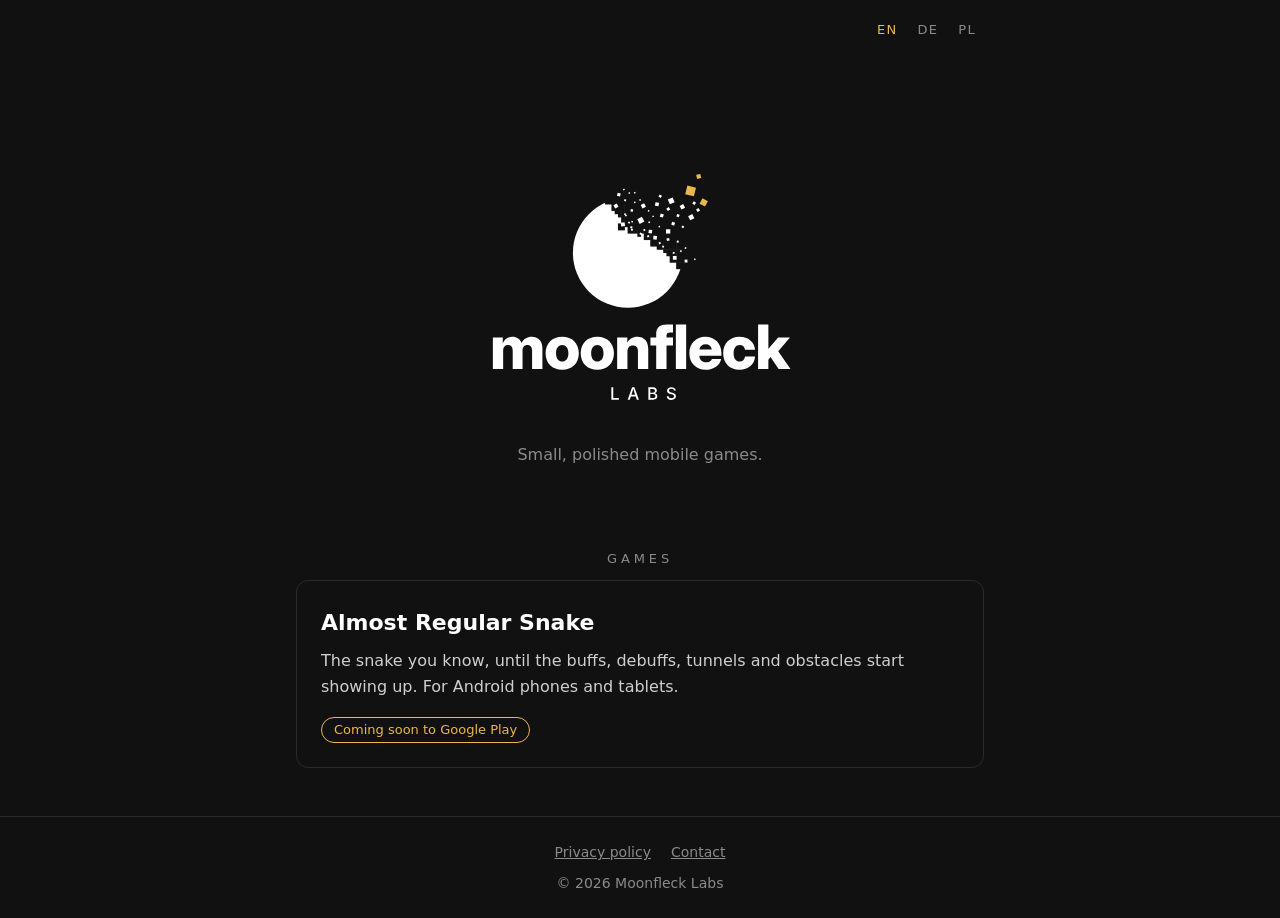
<file: index.html>
<!doctype html>
<html lang="en">
<head>
  <meta charset="utf-8">
  <meta name="viewport" content="width=device-width, initial-scale=1">
  <title>Moonfleck Labs</title>
  <meta name="description" content="Moonfleck Labs makes small, polished mobile games.">
  <link rel="icon" href="assets/mark.svg" type="image/svg+xml">
  <link rel="icon" href="assets/icon-512.png" type="image/png">
  <link rel="stylesheet" href="assets/style.css">
  <link rel="canonical" href="https://moonfleck-labs.github.io/">
  <link rel="alternate" hreflang="en" href="https://moonfleck-labs.github.io/">
  <link rel="alternate" hreflang="de" href="https://moonfleck-labs.github.io/de/">
  <link rel="alternate" hreflang="pl" href="https://moonfleck-labs.github.io/pl/">
  <link rel="alternate" hreflang="x-default" href="https://moonfleck-labs.github.io/">
</head>
<body>
  <nav class="lang" aria-label="Language">
    <a href="./" hreflang="en" lang="en" aria-current="page">EN</a>
    <a href="de/" hreflang="de" lang="de">DE</a>
    <a href="pl/" hreflang="pl" lang="pl">PL</a>
  </nav>
  <main>
    <section class="hero">
      <img src="assets/logo.svg" alt="Moonfleck Labs" width="376" height="289">
      <p class="tagline">Small, polished mobile games.</p>
    </section>

    <section class="games">
      <h2>Games</h2>
      <article class="game">
        <h3>Almost Regular Snake</h3>
        <p>The snake you know, until the buffs, debuffs, tunnels and obstacles start showing up. For Android phones and tablets.</p>
        <span class="badge">Coming soon to Google Play</span>
      </article>
    </section>
  </main>

  <footer>
    <nav>
      <a href="privacy.html">Privacy policy</a>
      <a href="mailto:moonfleck.labs@gmail.com">Contact</a>
    </nav>
    &copy; 2026 Moonfleck Labs
  </footer>
</body>
</html>
</file>
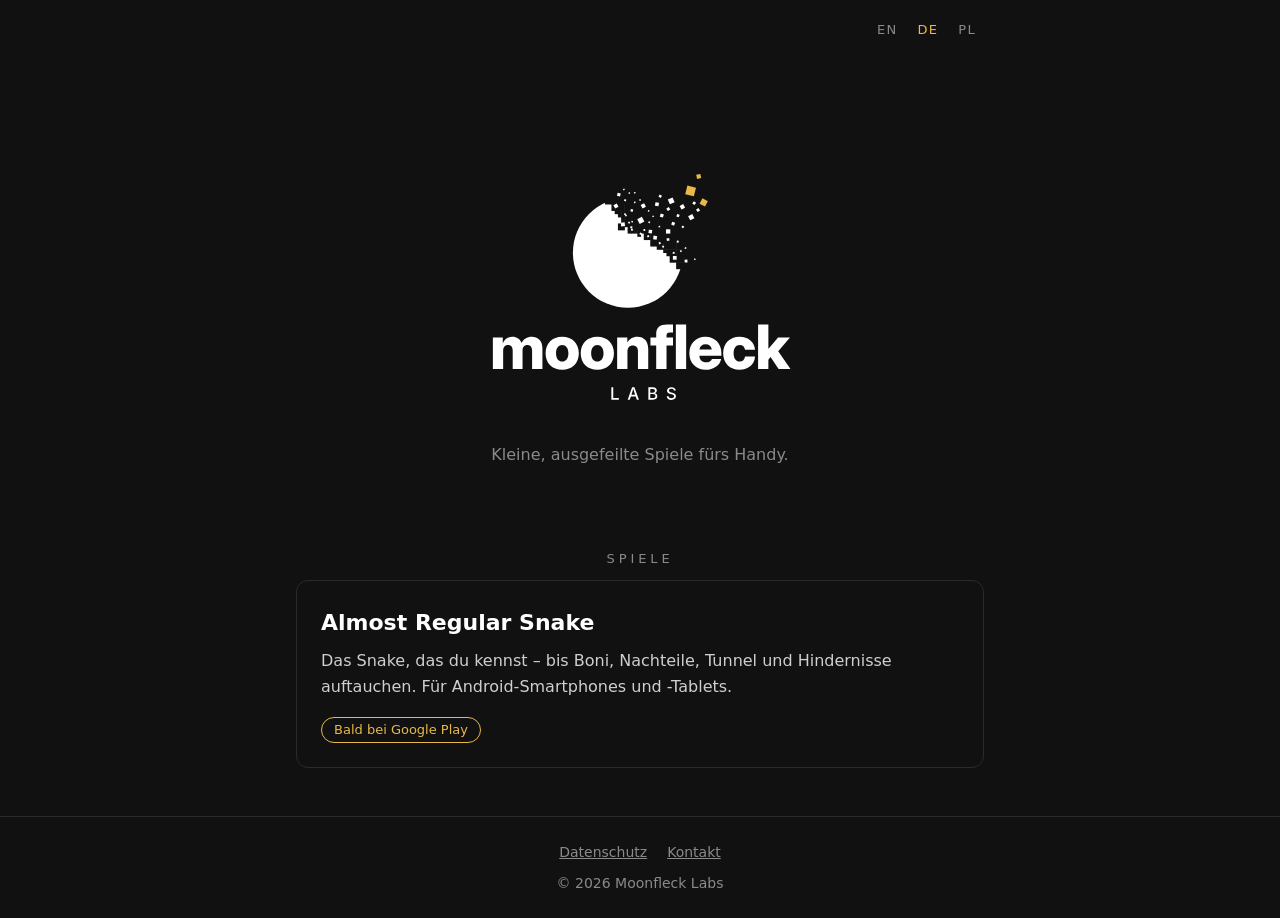
<file: de/index.html>
<!doctype html>
<html lang="de">
<head>
  <meta charset="utf-8">
  <meta name="viewport" content="width=device-width, initial-scale=1">
  <title>Moonfleck Labs</title>
  <meta name="description" content="Moonfleck Labs macht kleine, ausgefeilte Spiele fürs Handy.">
  <link rel="icon" href="../assets/mark.svg" type="image/svg+xml">
  <link rel="icon" href="../assets/icon-512.png" type="image/png">
  <link rel="stylesheet" href="../assets/style.css">
  <link rel="canonical" href="https://moonfleck-labs.github.io/de/">
  <link rel="alternate" hreflang="en" href="https://moonfleck-labs.github.io/">
  <link rel="alternate" hreflang="de" href="https://moonfleck-labs.github.io/de/">
  <link rel="alternate" hreflang="pl" href="https://moonfleck-labs.github.io/pl/">
  <link rel="alternate" hreflang="x-default" href="https://moonfleck-labs.github.io/">
</head>
<body>
  <nav class="lang" aria-label="Sprache">
    <a href="../" hreflang="en" lang="en">EN</a>
    <a href="./" hreflang="de" lang="de" aria-current="page">DE</a>
    <a href="../pl/" hreflang="pl" lang="pl">PL</a>
  </nav>
  <main>
    <section class="hero">
      <img src="../assets/logo.svg" alt="Moonfleck Labs" width="376" height="289">
      <p class="tagline">Kleine, ausgefeilte Spiele fürs Handy.</p>
    </section>

    <section class="games">
      <h2>Spiele</h2>
      <article class="game">
        <h3>Almost Regular Snake</h3>
        <p>Das Snake, das du kennst – bis Boni, Nachteile, Tunnel und Hindernisse auftauchen. Für Android-Smartphones und -Tablets.</p>
        <span class="badge">Bald bei Google Play</span>
      </article>
    </section>
  </main>

  <footer>
    <nav>
      <a href="privacy.html">Datenschutz</a>
      <a href="mailto:moonfleck.labs@gmail.com">Kontakt</a>
    </nav>
    &copy; 2026 Moonfleck Labs
  </footer>
</body>
</html>
</file>
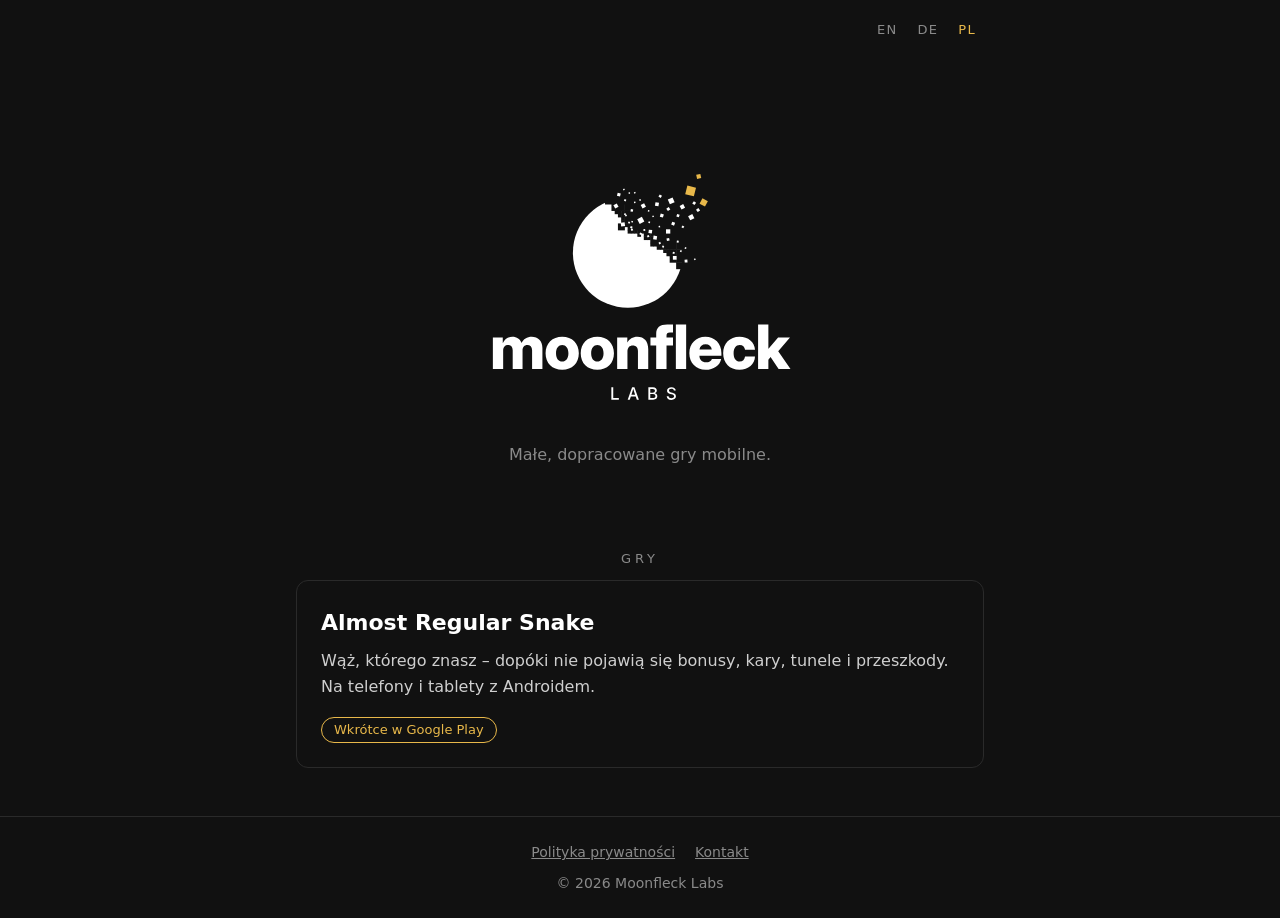
<file: pl/index.html>
<!doctype html>
<html lang="pl">
<head>
  <meta charset="utf-8">
  <meta name="viewport" content="width=device-width, initial-scale=1">
  <title>Moonfleck Labs</title>
  <meta name="description" content="Moonfleck Labs tworzy małe, dopracowane gry mobilne.">
  <link rel="icon" href="../assets/mark.svg" type="image/svg+xml">
  <link rel="icon" href="../assets/icon-512.png" type="image/png">
  <link rel="stylesheet" href="../assets/style.css">
  <link rel="canonical" href="https://moonfleck-labs.github.io/pl/">
  <link rel="alternate" hreflang="en" href="https://moonfleck-labs.github.io/">
  <link rel="alternate" hreflang="de" href="https://moonfleck-labs.github.io/de/">
  <link rel="alternate" hreflang="pl" href="https://moonfleck-labs.github.io/pl/">
  <link rel="alternate" hreflang="x-default" href="https://moonfleck-labs.github.io/">
</head>
<body>
  <nav class="lang" aria-label="Język">
    <a href="../" hreflang="en" lang="en">EN</a>
    <a href="../de/" hreflang="de" lang="de">DE</a>
    <a href="./" hreflang="pl" lang="pl" aria-current="page">PL</a>
  </nav>
  <main>
    <section class="hero">
      <img src="../assets/logo.svg" alt="Moonfleck Labs" width="376" height="289">
      <p class="tagline">Małe, dopracowane gry mobilne.</p>
    </section>

    <section class="games">
      <h2>Gry</h2>
      <article class="game">
        <h3>Almost Regular Snake</h3>
        <p>Wąż, którego znasz – dopóki nie pojawią się bonusy, kary, tunele i przeszkody. Na telefony i tablety z Androidem.</p>
        <span class="badge">Wkrótce w Google Play</span>
      </article>
    </section>
  </main>

  <footer>
    <nav>
      <a href="privacy.html">Polityka prywatności</a>
      <a href="mailto:moonfleck.labs@gmail.com">Kontakt</a>
    </nav>
    &copy; 2026 Moonfleck Labs
  </footer>
</body>
</html>
</file>
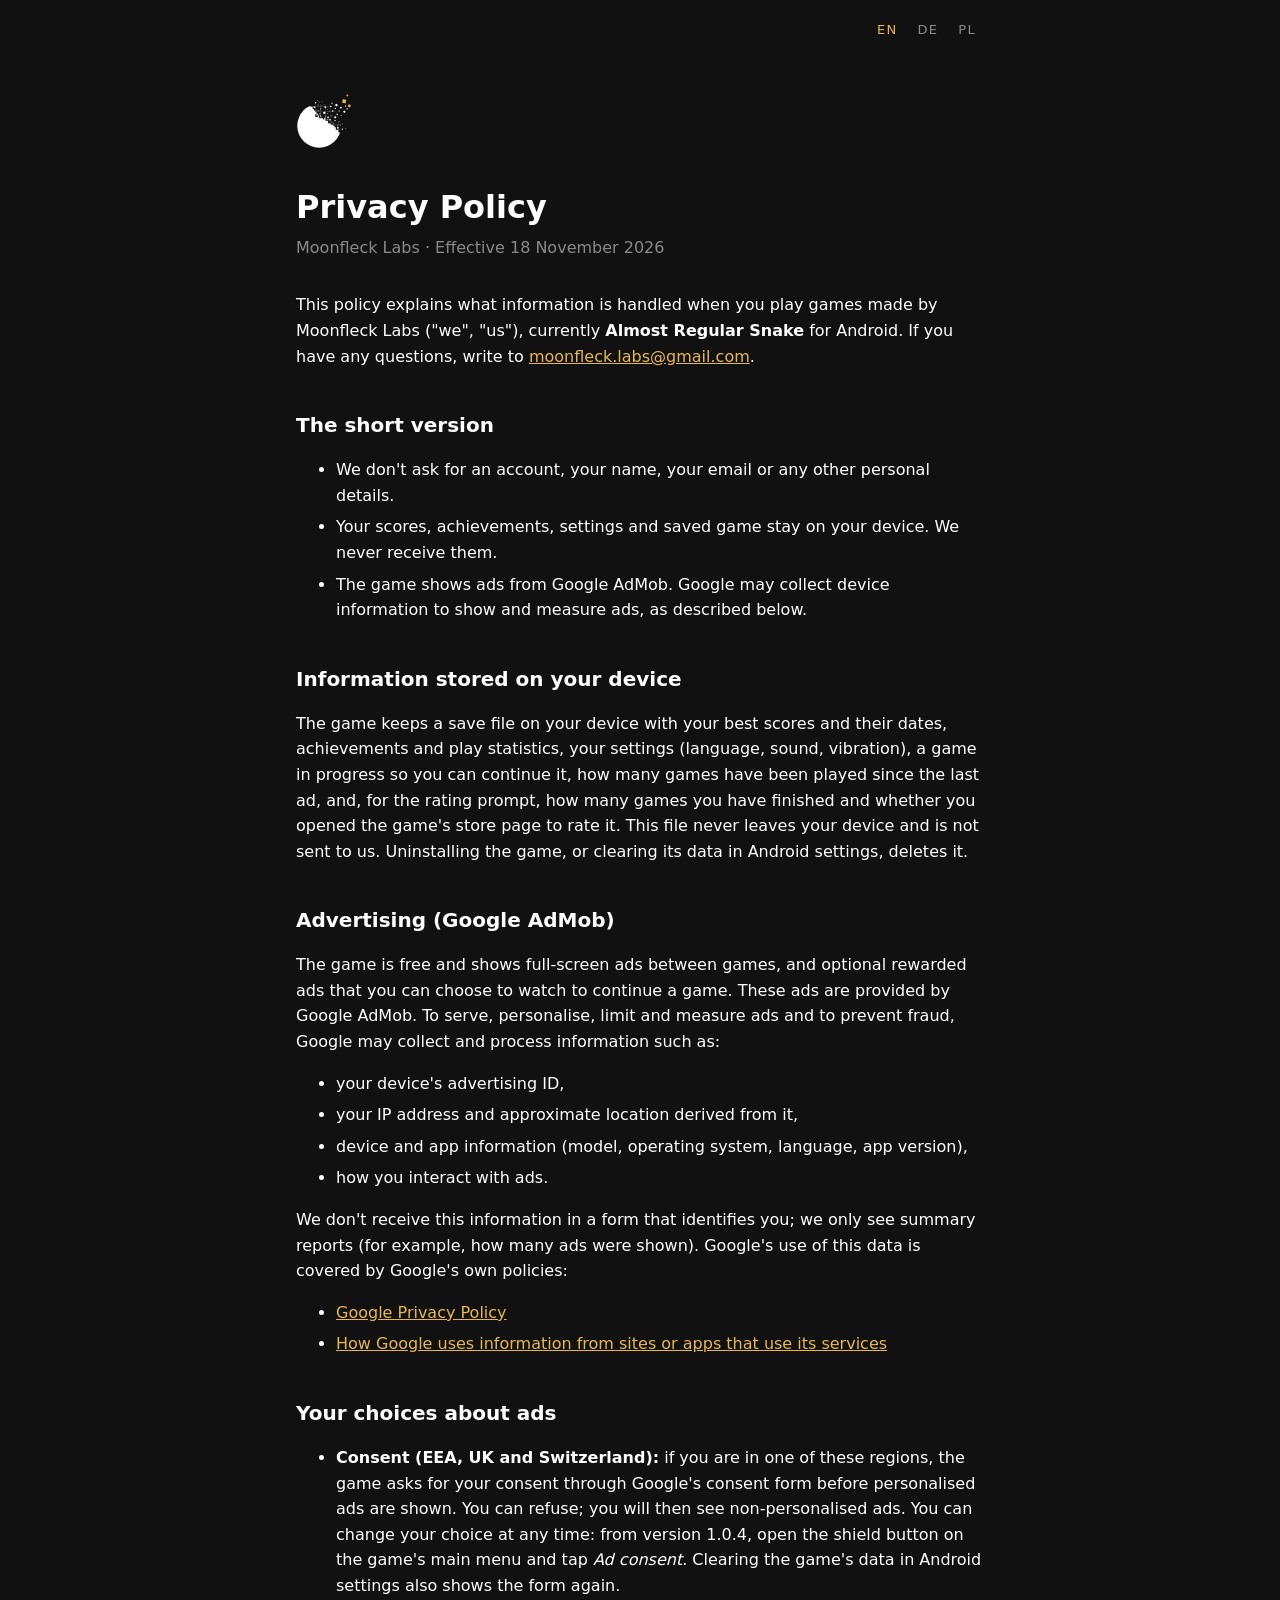
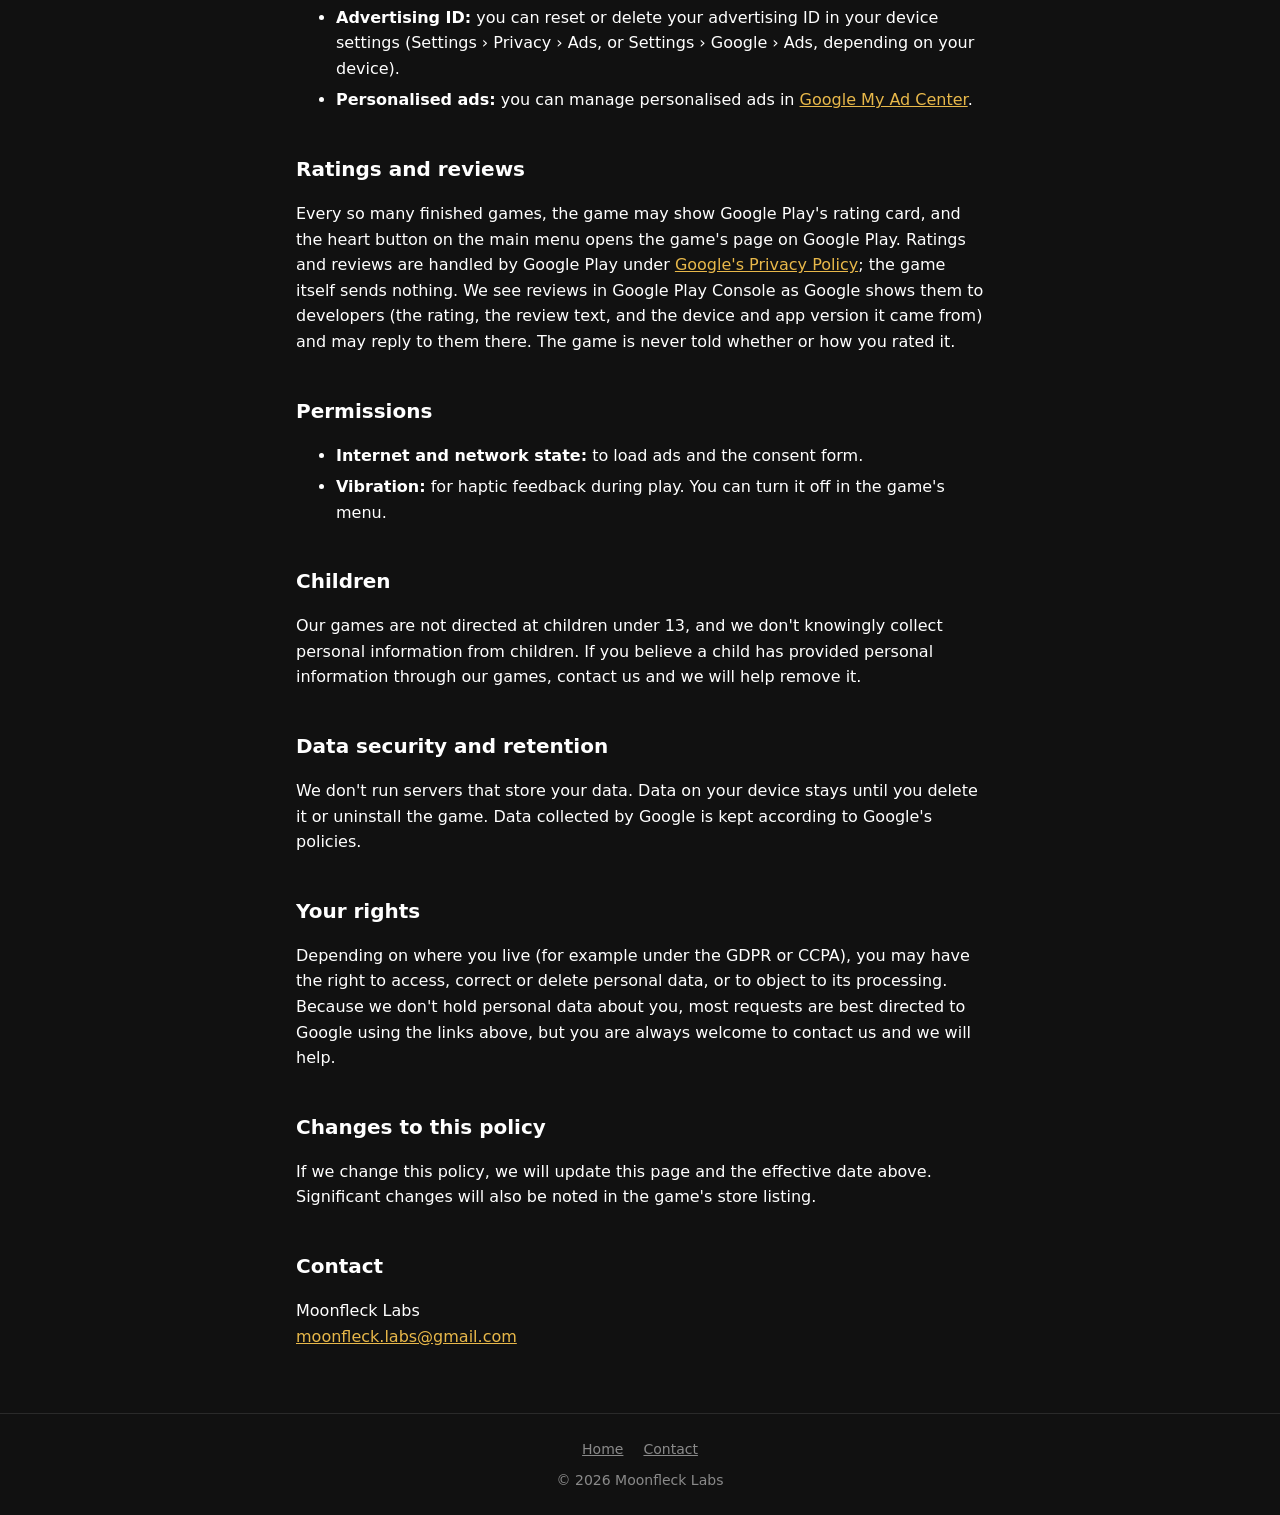
<file: privacy.html>
<!doctype html>
<html lang="en">
<head>
  <meta charset="utf-8">
  <meta name="viewport" content="width=device-width, initial-scale=1">
  <title>Privacy Policy</title>
  <meta name="description" content="Privacy policy for Moonfleck Labs games, including Almost Regular Snake.">
  <link rel="icon" href="assets/mark.svg" type="image/svg+xml">
  <link rel="icon" href="assets/icon-512.png" type="image/png">
  <link rel="stylesheet" href="assets/style.css">
  <link rel="canonical" href="https://moonfleck-labs.github.io/privacy.html">
  <link rel="alternate" hreflang="en" href="https://moonfleck-labs.github.io/privacy.html">
  <link rel="alternate" hreflang="de" href="https://moonfleck-labs.github.io/de/privacy.html">
  <link rel="alternate" hreflang="pl" href="https://moonfleck-labs.github.io/pl/privacy.html">
  <link rel="alternate" hreflang="x-default" href="https://moonfleck-labs.github.io/privacy.html">
</head>
<body>
  <nav class="lang" aria-label="Language">
    <a href="privacy.html" hreflang="en" lang="en" aria-current="page">EN</a>
    <a href="de/privacy.html" hreflang="de" lang="de">DE</a>
    <a href="pl/privacy.html" hreflang="pl" lang="pl">PL</a>
  </nav>
  <main class="policy">
    <a class="small-logo" href="./"><img src="assets/mark.svg" alt="Moonfleck Labs home"></a>
    <h1>Privacy Policy</h1>
    <p class="meta">Moonfleck Labs &middot; Effective 18 November 2026</p>

    <p>This policy explains what information is handled when you play games made by Moonfleck Labs ("we", "us"), currently <strong>Almost Regular Snake</strong> for Android. If you have any questions, write to <a href="mailto:moonfleck.labs@gmail.com">moonfleck.labs@gmail.com</a>.</p>

    <h2>The short version</h2>
    <ul>
      <li>We don't ask for an account, your name, your email or any other personal details.</li>
      <li>Your scores, achievements, settings and saved game stay on your device. We never receive them.</li>
      <li>The game shows ads from Google AdMob. Google may collect device information to show and measure ads, as described below.</li>
    </ul>

    <h2>Information stored on your device</h2>
    <p>The game keeps a save file on your device with your best scores and their dates, achievements and play statistics, your settings (language, sound, vibration), a game in progress so you can continue it, how many games have been played since the last ad, and, for the rating prompt, how many games you have finished and whether you opened the game's store page to rate it. This file never leaves your device and is not sent to us. Uninstalling the game, or clearing its data in Android settings, deletes it.</p>

    <h2>Advertising (Google AdMob)</h2>
    <p>The game is free and shows full-screen ads between games, and optional rewarded ads that you can choose to watch to continue a game. These ads are provided by Google AdMob. To serve, personalise, limit and measure ads and to prevent fraud, Google may collect and process information such as:</p>
    <ul>
      <li>your device's advertising ID,</li>
      <li>your IP address and approximate location derived from it,</li>
      <li>device and app information (model, operating system, language, app version),</li>
      <li>how you interact with ads.</li>
    </ul>
    <p>We don't receive this information in a form that identifies you; we only see summary reports (for example, how many ads were shown). Google's use of this data is covered by Google's own policies:</p>
    <ul>
      <li><a href="https://policies.google.com/privacy">Google Privacy Policy</a></li>
      <li><a href="https://policies.google.com/technologies/partner-sites">How Google uses information from sites or apps that use its services</a></li>
    </ul>

    <h2>Your choices about ads</h2>
    <ul>
      <li><strong>Consent (EEA, UK and Switzerland):</strong> if you are in one of these regions, the game asks for your consent through Google's consent form before personalised ads are shown. You can refuse; you will then see non-personalised ads. You can change your choice at any time: from version 1.0.4, open the shield button on the game's main menu and tap <em>Ad consent</em>. Clearing the game's data in Android settings also shows the form again.</li>
      <li><strong>Advertising ID:</strong> you can reset or delete your advertising ID in your device settings (Settings &rsaquo; Privacy &rsaquo; Ads, or Settings &rsaquo; Google &rsaquo; Ads, depending on your device).</li>
      <li><strong>Personalised ads:</strong> you can manage personalised ads in <a href="https://myadcenter.google.com/">Google My Ad Center</a>.</li>
    </ul>

    <h2>Ratings and reviews</h2>
    <p>Every so many finished games, the game may show Google Play's rating card, and the heart button on the main menu opens the game's page on Google Play. Ratings and reviews are handled by Google Play under <a href="https://policies.google.com/privacy">Google's Privacy Policy</a>; the game itself sends nothing. We see reviews in Google Play Console as Google shows them to developers (the rating, the review text, and the device and app version it came from) and may reply to them there. The game is never told whether or how you rated it.</p>

    <h2>Permissions</h2>
    <ul>
      <li><strong>Internet and network state:</strong> to load ads and the consent form.</li>
      <li><strong>Vibration:</strong> for haptic feedback during play. You can turn it off in the game's menu.</li>
    </ul>

    <h2>Children</h2>
    <p>Our games are not directed at children under 13, and we don't knowingly collect personal information from children. If you believe a child has provided personal information through our games, contact us and we will help remove it.</p>

    <h2>Data security and retention</h2>
    <p>We don't run servers that store your data. Data on your device stays until you delete it or uninstall the game. Data collected by Google is kept according to Google's policies.</p>

    <h2>Your rights</h2>
    <p>Depending on where you live (for example under the GDPR or CCPA), you may have the right to access, correct or delete personal data, or to object to its processing. Because we don't hold personal data about you, most requests are best directed to Google using the links above, but you are always welcome to contact us and we will help.</p>

    <h2>Changes to this policy</h2>
    <p>If we change this policy, we will update this page and the effective date above. Significant changes will also be noted in the game's store listing.</p>

    <h2>Contact</h2>
    <p>Moonfleck Labs<br><a href="mailto:moonfleck.labs@gmail.com">moonfleck.labs@gmail.com</a></p>
  </main>

  <footer>
    <nav>
      <a href="./">Home</a>
      <a href="mailto:moonfleck.labs@gmail.com">Contact</a>
    </nav>
    &copy; 2026 Moonfleck Labs
  </footer>
</body>
</html>
</file>
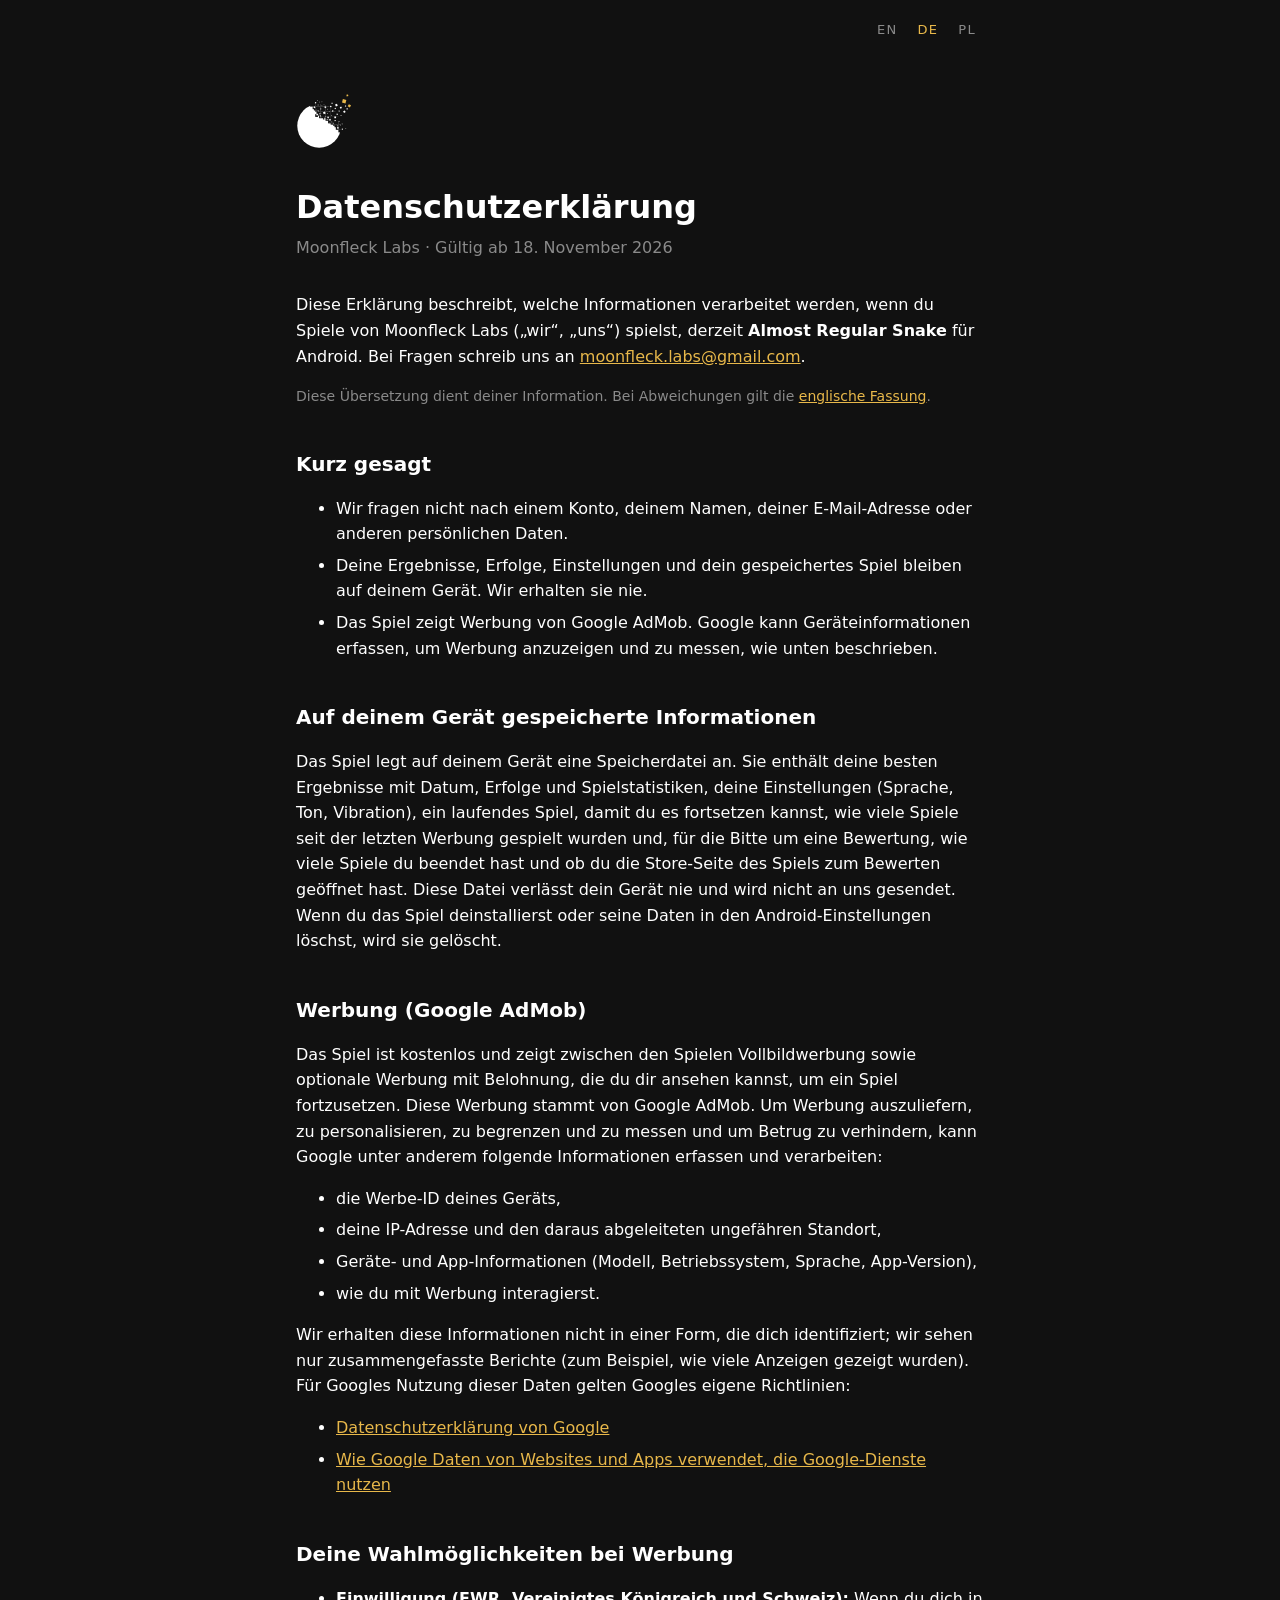
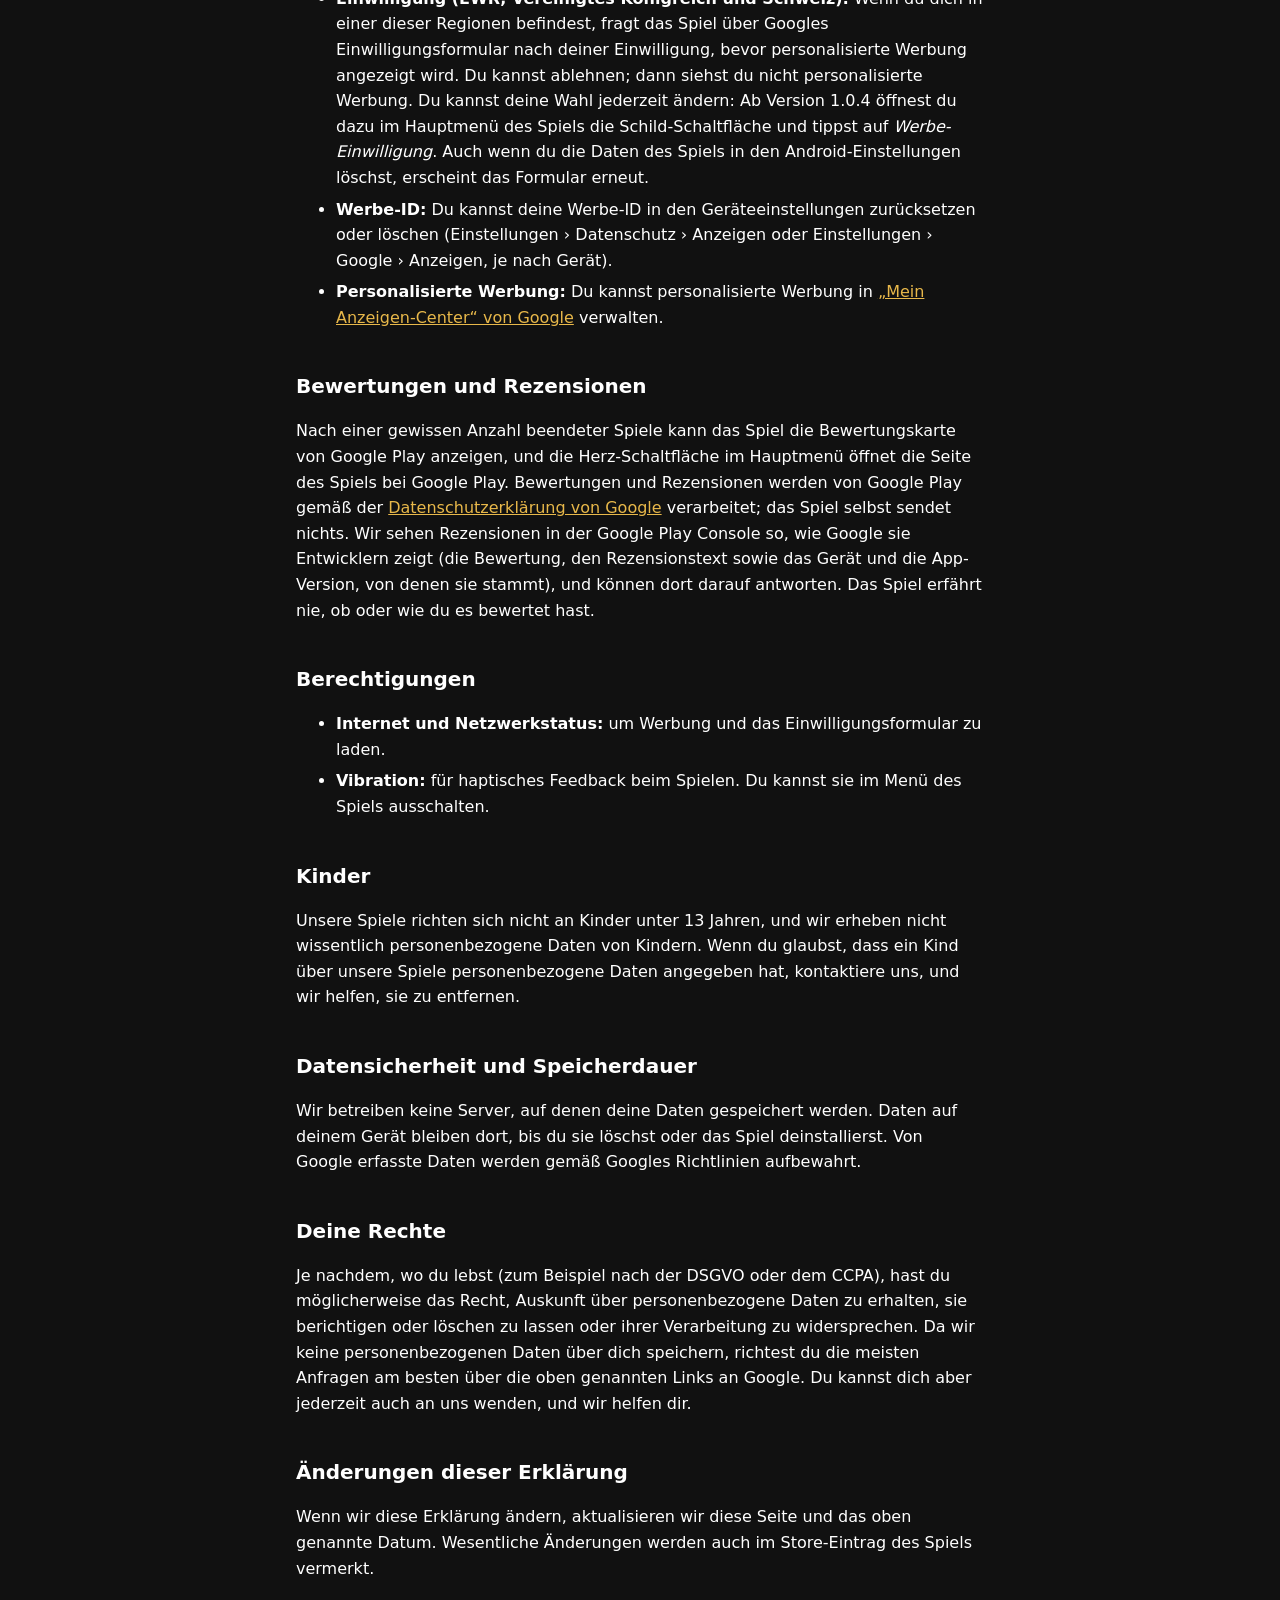
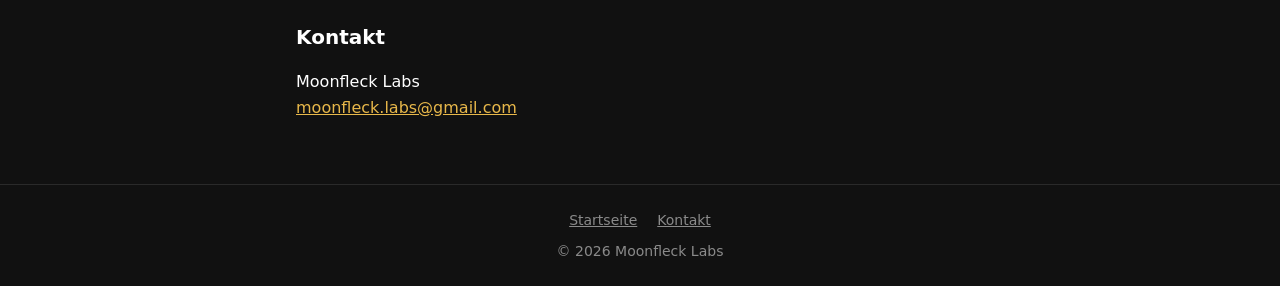
<file: de/privacy.html>
<!doctype html>
<html lang="de">
<head>
  <meta charset="utf-8">
  <meta name="viewport" content="width=device-width, initial-scale=1">
  <title>Datenschutzerklärung</title>
  <meta name="description" content="Datenschutzerklärung für die Spiele von Moonfleck Labs, darunter Almost Regular Snake.">
  <link rel="icon" href="../assets/mark.svg" type="image/svg+xml">
  <link rel="icon" href="../assets/icon-512.png" type="image/png">
  <link rel="stylesheet" href="../assets/style.css">
  <link rel="canonical" href="https://moonfleck-labs.github.io/de/privacy.html">
  <link rel="alternate" hreflang="en" href="https://moonfleck-labs.github.io/privacy.html">
  <link rel="alternate" hreflang="de" href="https://moonfleck-labs.github.io/de/privacy.html">
  <link rel="alternate" hreflang="pl" href="https://moonfleck-labs.github.io/pl/privacy.html">
  <link rel="alternate" hreflang="x-default" href="https://moonfleck-labs.github.io/privacy.html">
</head>
<body>
  <nav class="lang" aria-label="Sprache">
    <a href="../privacy.html" hreflang="en" lang="en">EN</a>
    <a href="privacy.html" hreflang="de" lang="de" aria-current="page">DE</a>
    <a href="../pl/privacy.html" hreflang="pl" lang="pl">PL</a>
  </nav>
  <main class="policy">
    <a class="small-logo" href="./"><img src="../assets/mark.svg" alt="Moonfleck Labs – Startseite"></a>
    <h1>Datenschutzerklärung</h1>
    <p class="meta">Moonfleck Labs &middot; Gültig ab 18. November 2026</p>

    <p>Diese Erklärung beschreibt, welche Informationen verarbeitet werden, wenn du Spiele von Moonfleck Labs („wir“, „uns“) spielst, derzeit <strong>Almost Regular Snake</strong> für Android. Bei Fragen schreib uns an <a href="mailto:moonfleck.labs@gmail.com">moonfleck.labs@gmail.com</a>.</p>
    <p class="note">Diese Übersetzung dient deiner Information. Bei Abweichungen gilt die <a href="../privacy.html" hreflang="en">englische Fassung</a>.</p>

    <h2>Kurz gesagt</h2>
    <ul>
      <li>Wir fragen nicht nach einem Konto, deinem Namen, deiner E-Mail-Adresse oder anderen persönlichen Daten.</li>
      <li>Deine Ergebnisse, Erfolge, Einstellungen und dein gespeichertes Spiel bleiben auf deinem Gerät. Wir erhalten sie nie.</li>
      <li>Das Spiel zeigt Werbung von Google AdMob. Google kann Geräteinformationen erfassen, um Werbung anzuzeigen und zu messen, wie unten beschrieben.</li>
    </ul>

    <h2>Auf deinem Gerät gespeicherte Informationen</h2>
    <p>Das Spiel legt auf deinem Gerät eine Speicherdatei an. Sie enthält deine besten Ergebnisse mit Datum, Erfolge und Spielstatistiken, deine Einstellungen (Sprache, Ton, Vibration), ein laufendes Spiel, damit du es fortsetzen kannst, wie viele Spiele seit der letzten Werbung gespielt wurden und, für die Bitte um eine Bewertung, wie viele Spiele du beendet hast und ob du die Store-Seite des Spiels zum Bewerten geöffnet hast. Diese Datei verlässt dein Gerät nie und wird nicht an uns gesendet. Wenn du das Spiel deinstallierst oder seine Daten in den Android-Einstellungen löschst, wird sie gelöscht.</p>

    <h2>Werbung (Google AdMob)</h2>
    <p>Das Spiel ist kostenlos und zeigt zwischen den Spielen Vollbildwerbung sowie optionale Werbung mit Belohnung, die du dir ansehen kannst, um ein Spiel fortzusetzen. Diese Werbung stammt von Google AdMob. Um Werbung auszuliefern, zu personalisieren, zu begrenzen und zu messen und um Betrug zu verhindern, kann Google unter anderem folgende Informationen erfassen und verarbeiten:</p>
    <ul>
      <li>die Werbe-ID deines Geräts,</li>
      <li>deine IP-Adresse und den daraus abgeleiteten ungefähren Standort,</li>
      <li>Geräte- und App-Informationen (Modell, Betriebssystem, Sprache, App-Version),</li>
      <li>wie du mit Werbung interagierst.</li>
    </ul>
    <p>Wir erhalten diese Informationen nicht in einer Form, die dich identifiziert; wir sehen nur zusammengefasste Berichte (zum Beispiel, wie viele Anzeigen gezeigt wurden). Für Googles Nutzung dieser Daten gelten Googles eigene Richtlinien:</p>
    <ul>
      <li><a href="https://policies.google.com/privacy?hl=de">Datenschutzerklärung von Google</a></li>
      <li><a href="https://policies.google.com/technologies/partner-sites?hl=de">Wie Google Daten von Websites und Apps verwendet, die Google-Dienste nutzen</a></li>
    </ul>

    <h2>Deine Wahlmöglichkeiten bei Werbung</h2>
    <ul>
      <li><strong>Einwilligung (EWR, Vereinigtes Königreich und Schweiz):</strong> Wenn du dich in einer dieser Regionen befindest, fragt das Spiel über Googles Einwilligungsformular nach deiner Einwilligung, bevor personalisierte Werbung angezeigt wird. Du kannst ablehnen; dann siehst du nicht personalisierte Werbung. Du kannst deine Wahl jederzeit ändern: Ab Version 1.0.4 öffnest du dazu im Hauptmenü des Spiels die Schild-Schaltfläche und tippst auf <em>Werbe-Einwilligung</em>. Auch wenn du die Daten des Spiels in den Android-Einstellungen löschst, erscheint das Formular erneut.</li>
      <li><strong>Werbe-ID:</strong> Du kannst deine Werbe-ID in den Geräteeinstellungen zurücksetzen oder löschen (Einstellungen &rsaquo; Datenschutz &rsaquo; Anzeigen oder Einstellungen &rsaquo; Google &rsaquo; Anzeigen, je nach Gerät).</li>
      <li><strong>Personalisierte Werbung:</strong> Du kannst personalisierte Werbung in <a href="https://myadcenter.google.com/?hl=de">„Mein Anzeigen-Center“ von Google</a> verwalten.</li>
    </ul>

    <h2>Bewertungen und Rezensionen</h2>
    <p>Nach einer gewissen Anzahl beendeter Spiele kann das Spiel die Bewertungskarte von Google Play anzeigen, und die Herz-Schaltfläche im Hauptmenü öffnet die Seite des Spiels bei Google Play. Bewertungen und Rezensionen werden von Google Play gemäß der <a href="https://policies.google.com/privacy?hl=de">Datenschutzerklärung von Google</a> verarbeitet; das Spiel selbst sendet nichts. Wir sehen Rezensionen in der Google Play Console so, wie Google sie Entwicklern zeigt (die Bewertung, den Rezensionstext sowie das Gerät und die App-Version, von denen sie stammt), und können dort darauf antworten. Das Spiel erfährt nie, ob oder wie du es bewertet hast.</p>

    <h2>Berechtigungen</h2>
    <ul>
      <li><strong>Internet und Netzwerkstatus:</strong> um Werbung und das Einwilligungsformular zu laden.</li>
      <li><strong>Vibration:</strong> für haptisches Feedback beim Spielen. Du kannst sie im Menü des Spiels ausschalten.</li>
    </ul>

    <h2>Kinder</h2>
    <p>Unsere Spiele richten sich nicht an Kinder unter 13 Jahren, und wir erheben nicht wissentlich personenbezogene Daten von Kindern. Wenn du glaubst, dass ein Kind über unsere Spiele personenbezogene Daten angegeben hat, kontaktiere uns, und wir helfen, sie zu entfernen.</p>

    <h2>Datensicherheit und Speicherdauer</h2>
    <p>Wir betreiben keine Server, auf denen deine Daten gespeichert werden. Daten auf deinem Gerät bleiben dort, bis du sie löschst oder das Spiel deinstallierst. Von Google erfasste Daten werden gemäß Googles Richtlinien aufbewahrt.</p>

    <h2>Deine Rechte</h2>
    <p>Je nachdem, wo du lebst (zum Beispiel nach der DSGVO oder dem CCPA), hast du möglicherweise das Recht, Auskunft über personenbezogene Daten zu erhalten, sie berichtigen oder löschen zu lassen oder ihrer Verarbeitung zu widersprechen. Da wir keine personenbezogenen Daten über dich speichern, richtest du die meisten Anfragen am besten über die oben genannten Links an Google. Du kannst dich aber jederzeit auch an uns wenden, und wir helfen dir.</p>

    <h2>Änderungen dieser Erklärung</h2>
    <p>Wenn wir diese Erklärung ändern, aktualisieren wir diese Seite und das oben genannte Datum. Wesentliche Änderungen werden auch im Store-Eintrag des Spiels vermerkt.</p>

    <h2>Kontakt</h2>
    <p>Moonfleck Labs<br><a href="mailto:moonfleck.labs@gmail.com">moonfleck.labs@gmail.com</a></p>
  </main>

  <footer>
    <nav>
      <a href="./">Startseite</a>
      <a href="mailto:moonfleck.labs@gmail.com">Kontakt</a>
    </nav>
    &copy; 2026 Moonfleck Labs
  </footer>
</body>
</html>
</file>
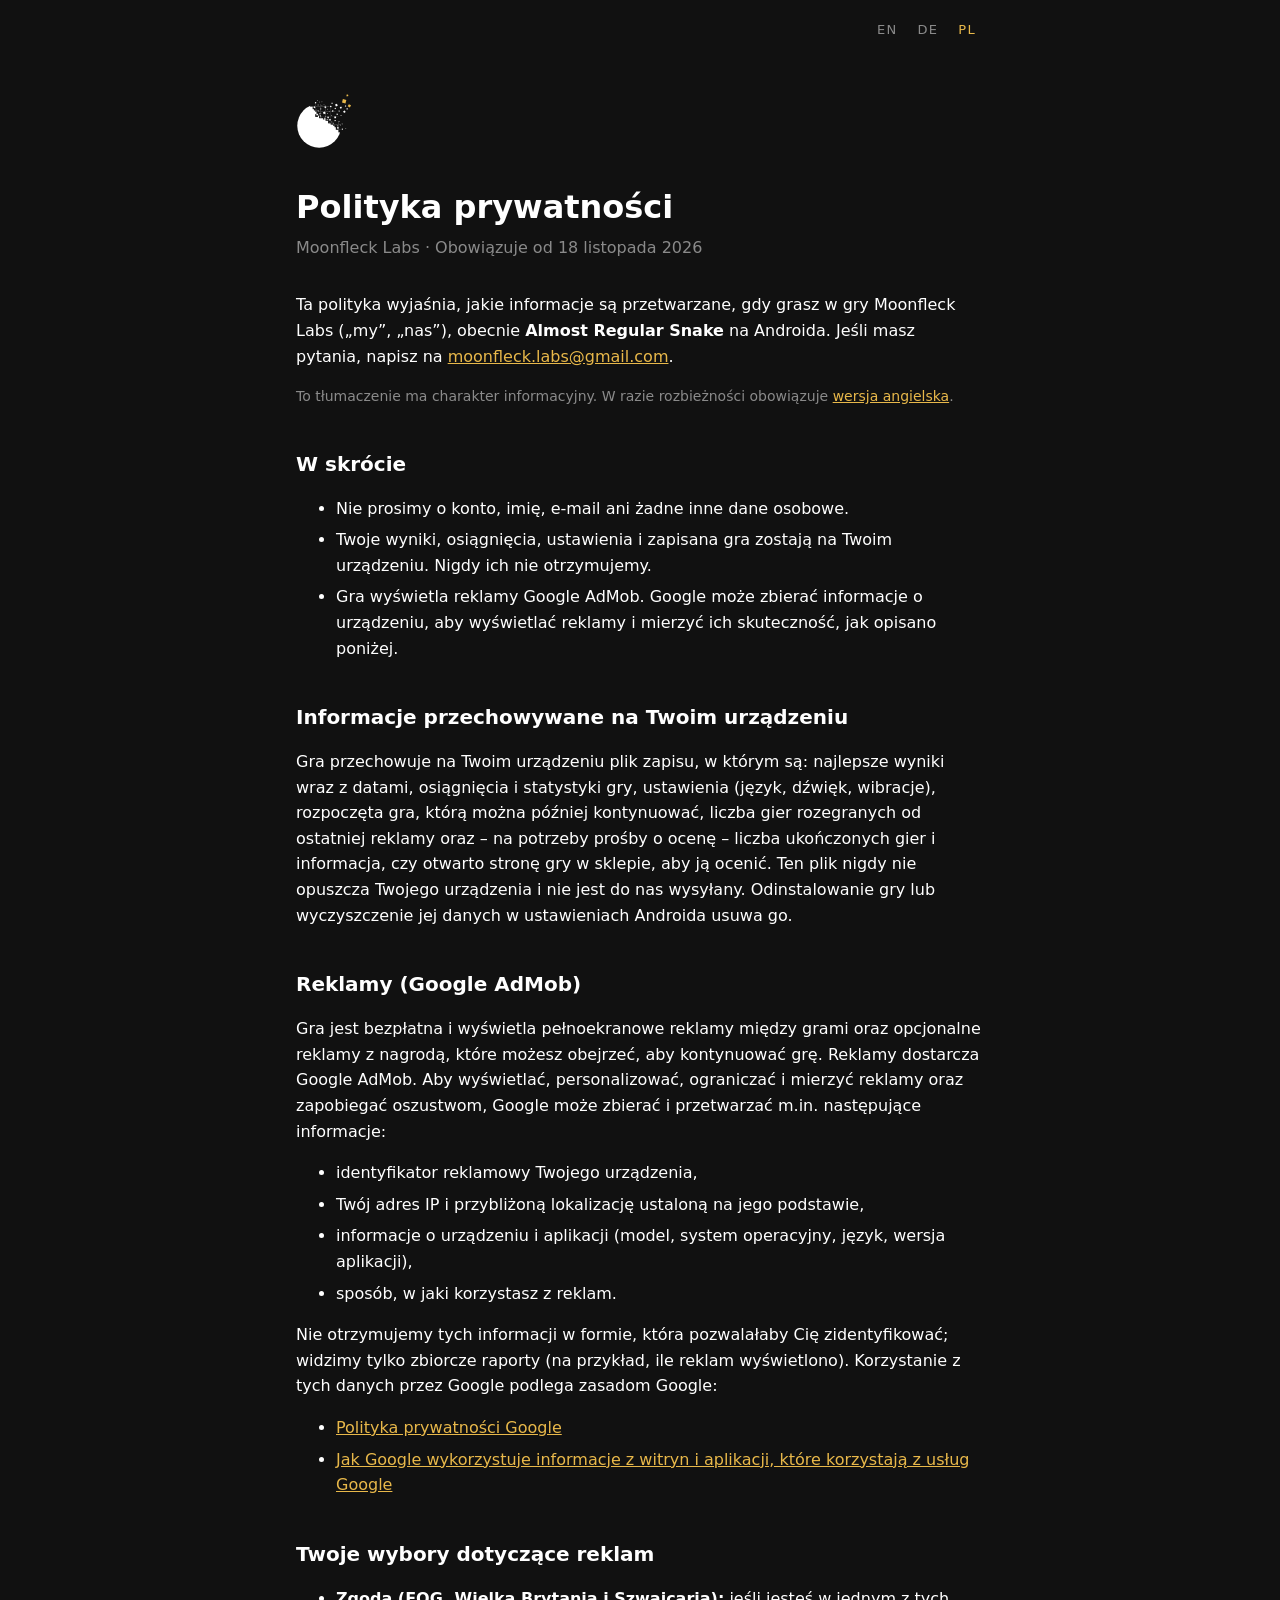
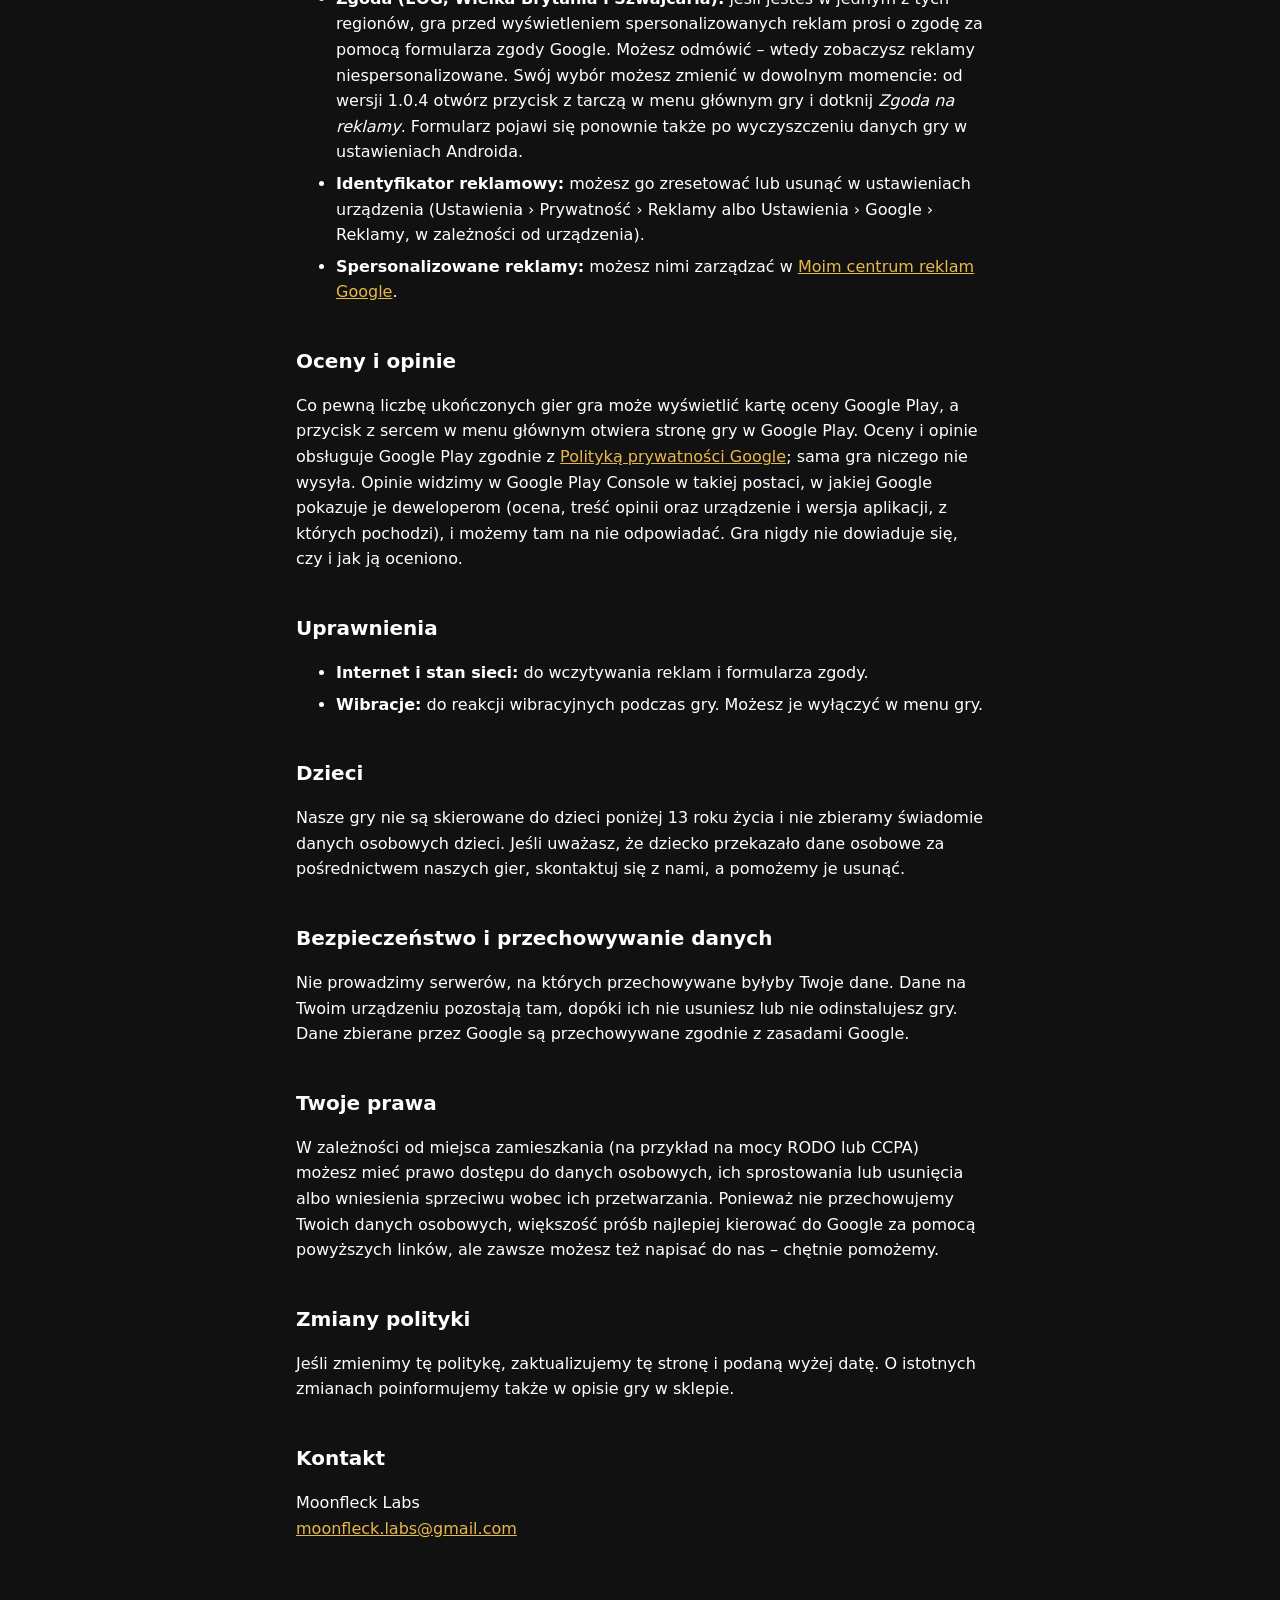
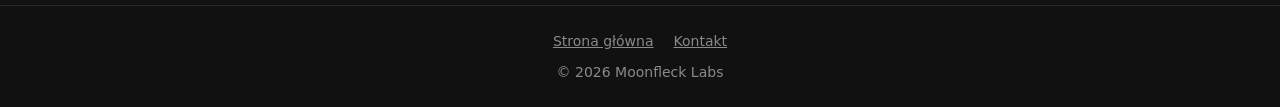
<file: pl/privacy.html>
<!doctype html>
<html lang="pl">
<head>
  <meta charset="utf-8">
  <meta name="viewport" content="width=device-width, initial-scale=1">
  <title>Polityka prywatności</title>
  <meta name="description" content="Polityka prywatności gier Moonfleck Labs, w tym Almost Regular Snake.">
  <link rel="icon" href="../assets/mark.svg" type="image/svg+xml">
  <link rel="icon" href="../assets/icon-512.png" type="image/png">
  <link rel="stylesheet" href="../assets/style.css">
  <link rel="canonical" href="https://moonfleck-labs.github.io/pl/privacy.html">
  <link rel="alternate" hreflang="en" href="https://moonfleck-labs.github.io/privacy.html">
  <link rel="alternate" hreflang="de" href="https://moonfleck-labs.github.io/de/privacy.html">
  <link rel="alternate" hreflang="pl" href="https://moonfleck-labs.github.io/pl/privacy.html">
  <link rel="alternate" hreflang="x-default" href="https://moonfleck-labs.github.io/privacy.html">
</head>
<body>
  <nav class="lang" aria-label="Język">
    <a href="../privacy.html" hreflang="en" lang="en">EN</a>
    <a href="../de/privacy.html" hreflang="de" lang="de">DE</a>
    <a href="privacy.html" hreflang="pl" lang="pl" aria-current="page">PL</a>
  </nav>
  <main class="policy">
    <a class="small-logo" href="./"><img src="../assets/mark.svg" alt="Moonfleck Labs – strona główna"></a>
    <h1>Polityka prywatności</h1>
    <p class="meta">Moonfleck Labs &middot; Obowiązuje od 18 listopada 2026</p>

    <p>Ta polityka wyjaśnia, jakie informacje są przetwarzane, gdy grasz w gry Moonfleck Labs („my”, „nas”), obecnie <strong>Almost Regular Snake</strong> na Androida. Jeśli masz pytania, napisz na <a href="mailto:moonfleck.labs@gmail.com">moonfleck.labs@gmail.com</a>.</p>
    <p class="note">To tłumaczenie ma charakter informacyjny. W razie rozbieżności obowiązuje <a href="../privacy.html" hreflang="en">wersja angielska</a>.</p>

    <h2>W skrócie</h2>
    <ul>
      <li>Nie prosimy o konto, imię, e-mail ani żadne inne dane osobowe.</li>
      <li>Twoje wyniki, osiągnięcia, ustawienia i zapisana gra zostają na Twoim urządzeniu. Nigdy ich nie otrzymujemy.</li>
      <li>Gra wyświetla reklamy Google AdMob. Google może zbierać informacje o urządzeniu, aby wyświetlać reklamy i mierzyć ich skuteczność, jak opisano poniżej.</li>
    </ul>

    <h2>Informacje przechowywane na Twoim urządzeniu</h2>
    <p>Gra przechowuje na Twoim urządzeniu plik zapisu, w którym są: najlepsze wyniki wraz z datami, osiągnięcia i statystyki gry, ustawienia (język, dźwięk, wibracje), rozpoczęta gra, którą można później kontynuować, liczba gier rozegranych od ostatniej reklamy oraz – na potrzeby prośby o ocenę – liczba ukończonych gier i informacja, czy otwarto stronę gry w sklepie, aby ją ocenić. Ten plik nigdy nie opuszcza Twojego urządzenia i nie jest do nas wysyłany. Odinstalowanie gry lub wyczyszczenie jej danych w ustawieniach Androida usuwa go.</p>

    <h2>Reklamy (Google AdMob)</h2>
    <p>Gra jest bezpłatna i wyświetla pełnoekranowe reklamy między grami oraz opcjonalne reklamy z nagrodą, które możesz obejrzeć, aby kontynuować grę. Reklamy dostarcza Google AdMob. Aby wyświetlać, personalizować, ograniczać i mierzyć reklamy oraz zapobiegać oszustwom, Google może zbierać i przetwarzać m.in. następujące informacje:</p>
    <ul>
      <li>identyfikator reklamowy Twojego urządzenia,</li>
      <li>Twój adres IP i przybliżoną lokalizację ustaloną na jego podstawie,</li>
      <li>informacje o urządzeniu i aplikacji (model, system operacyjny, język, wersja aplikacji),</li>
      <li>sposób, w jaki korzystasz z reklam.</li>
    </ul>
    <p>Nie otrzymujemy tych informacji w formie, która pozwalałaby Cię zidentyfikować; widzimy tylko zbiorcze raporty (na przykład, ile reklam wyświetlono). Korzystanie z tych danych przez Google podlega zasadom Google:</p>
    <ul>
      <li><a href="https://policies.google.com/privacy?hl=pl">Polityka prywatności Google</a></li>
      <li><a href="https://policies.google.com/technologies/partner-sites?hl=pl">Jak Google wykorzystuje informacje z witryn i aplikacji, które korzystają z usług Google</a></li>
    </ul>

    <h2>Twoje wybory dotyczące reklam</h2>
    <ul>
      <li><strong>Zgoda (EOG, Wielka Brytania i Szwajcaria):</strong> jeśli jesteś w jednym z tych regionów, gra przed wyświetleniem spersonalizowanych reklam prosi o zgodę za pomocą formularza zgody Google. Możesz odmówić – wtedy zobaczysz reklamy niespersonalizowane. Swój wybór możesz zmienić w dowolnym momencie: od wersji 1.0.4 otwórz przycisk z tarczą w menu głównym gry i dotknij <em>Zgoda na reklamy</em>. Formularz pojawi się ponownie także po wyczyszczeniu danych gry w ustawieniach Androida.</li>
      <li><strong>Identyfikator reklamowy:</strong> możesz go zresetować lub usunąć w ustawieniach urządzenia (Ustawienia &rsaquo; Prywatność &rsaquo; Reklamy albo Ustawienia &rsaquo; Google &rsaquo; Reklamy, w zależności od urządzenia).</li>
      <li><strong>Spersonalizowane reklamy:</strong> możesz nimi zarządzać w <a href="https://myadcenter.google.com/?hl=pl">Moim centrum reklam Google</a>.</li>
    </ul>

    <h2>Oceny i opinie</h2>
    <p>Co pewną liczbę ukończonych gier gra może wyświetlić kartę oceny Google Play, a przycisk z sercem w menu głównym otwiera stronę gry w Google Play. Oceny i opinie obsługuje Google Play zgodnie z <a href="https://policies.google.com/privacy?hl=pl">Polityką prywatności Google</a>; sama gra niczego nie wysyła. Opinie widzimy w Google Play Console w takiej postaci, w jakiej Google pokazuje je deweloperom (ocena, treść opinii oraz urządzenie i wersja aplikacji, z których pochodzi), i możemy tam na nie odpowiadać. Gra nigdy nie dowiaduje się, czy i jak ją oceniono.</p>

    <h2>Uprawnienia</h2>
    <ul>
      <li><strong>Internet i stan sieci:</strong> do wczytywania reklam i formularza zgody.</li>
      <li><strong>Wibracje:</strong> do reakcji wibracyjnych podczas gry. Możesz je wyłączyć w menu gry.</li>
    </ul>

    <h2>Dzieci</h2>
    <p>Nasze gry nie są skierowane do dzieci poniżej 13 roku życia i nie zbieramy świadomie danych osobowych dzieci. Jeśli uważasz, że dziecko przekazało dane osobowe za pośrednictwem naszych gier, skontaktuj się z nami, a pomożemy je usunąć.</p>

    <h2>Bezpieczeństwo i przechowywanie danych</h2>
    <p>Nie prowadzimy serwerów, na których przechowywane byłyby Twoje dane. Dane na Twoim urządzeniu pozostają tam, dopóki ich nie usuniesz lub nie odinstalujesz gry. Dane zbierane przez Google są przechowywane zgodnie z zasadami Google.</p>

    <h2>Twoje prawa</h2>
    <p>W zależności od miejsca zamieszkania (na przykład na mocy RODO lub CCPA) możesz mieć prawo dostępu do danych osobowych, ich sprostowania lub usunięcia albo wniesienia sprzeciwu wobec ich przetwarzania. Ponieważ nie przechowujemy Twoich danych osobowych, większość próśb najlepiej kierować do Google za pomocą powyższych linków, ale zawsze możesz też napisać do nas – chętnie pomożemy.</p>

    <h2>Zmiany polityki</h2>
    <p>Jeśli zmienimy tę politykę, zaktualizujemy tę stronę i podaną wyżej datę. O istotnych zmianach poinformujemy także w opisie gry w sklepie.</p>

    <h2>Kontakt</h2>
    <p>Moonfleck Labs<br><a href="mailto:moonfleck.labs@gmail.com">moonfleck.labs@gmail.com</a></p>
  </main>

  <footer>
    <nav>
      <a href="./">Strona główna</a>
      <a href="mailto:moonfleck.labs@gmail.com">Kontakt</a>
    </nav>
    &copy; 2026 Moonfleck Labs
  </footer>
</body>
</html>
</file>
<file: assets/style.css>
:root {
  --night: #111111;
  --white: #ffffff;
  --gold: #e8b84a;
  --grey: #8a8a8a;
  --line: #2a2a2a;
}

* { box-sizing: border-box; }

html { background: var(--night); }

body {
  margin: 0;
  min-height: 100vh;
  display: flex;
  flex-direction: column;
  background: var(--night);
  color: var(--white);
  font-family: "Inter", system-ui, -apple-system, "Segoe UI", Roboto, sans-serif;
  line-height: 1.6;
}

a { color: var(--gold); }
a:hover { color: var(--white); }

main {
  flex: 1;
  width: 100%;
  max-width: 720px;
  margin: 0 auto;
  padding: 48px 16px;
}

footer {
  border-top: 1px solid var(--line);
  padding: 24px 16px;
  text-align: center;
  color: var(--grey);
  font-size: 14px;
}
footer a { color: var(--grey); }
footer nav { display: flex; gap: 20px; justify-content: center; margin-bottom: 8px; }

/* Home page */
.hero { text-align: center; padding: 8vh 0 6vh; }
.hero img { width: min(320px, 70vw); height: auto; }
.tagline { color: var(--grey); margin-top: 24px; }

.games h2 {
  font-size: 13px;
  font-weight: 500;
  letter-spacing: 0.3em;
  text-transform: uppercase;
  color: var(--grey);
  text-align: center;
}
.game {
  border: 1px solid var(--line);
  border-radius: 12px;
  padding: 24px;
}
.game h3 { margin: 0 0 8px; font-size: 22px; }
.game p { margin: 0 0 16px; color: #cfcfcf; }
.badge {
  display: inline-block;
  border: 1px solid var(--gold);
  color: var(--gold);
  border-radius: 999px;
  padding: 2px 12px;
  font-size: 13px;
}

/* Privacy policy */
.small-logo { display: inline-block; margin-bottom: 32px; }
.small-logo img { width: 56px; height: 56px; }
.policy h1 { font-size: 32px; line-height: 1.2; margin: 0 0 8px; }
.policy h2 { font-size: 20px; margin: 40px 0 8px; }
.policy .meta { color: var(--grey); margin: 0 0 32px; }
.policy li { margin-bottom: 6px; }

/* Language switcher */
.lang {
  width: 100%;
  max-width: 720px;
  margin: 0 auto;
  padding: 16px 16px 0;
  display: flex;
  justify-content: flex-end;
  gap: 4px;
  font-size: 13px;
  letter-spacing: 0.1em;
}
.lang a {
  color: var(--grey);
  text-decoration: none;
  padding: 4px 8px;
  border-radius: 6px;
}
.lang a:hover { color: var(--white); }
.lang a[aria-current="page"] { color: var(--gold); }

.policy .note { color: var(--grey); font-size: 14px; }
</file>
